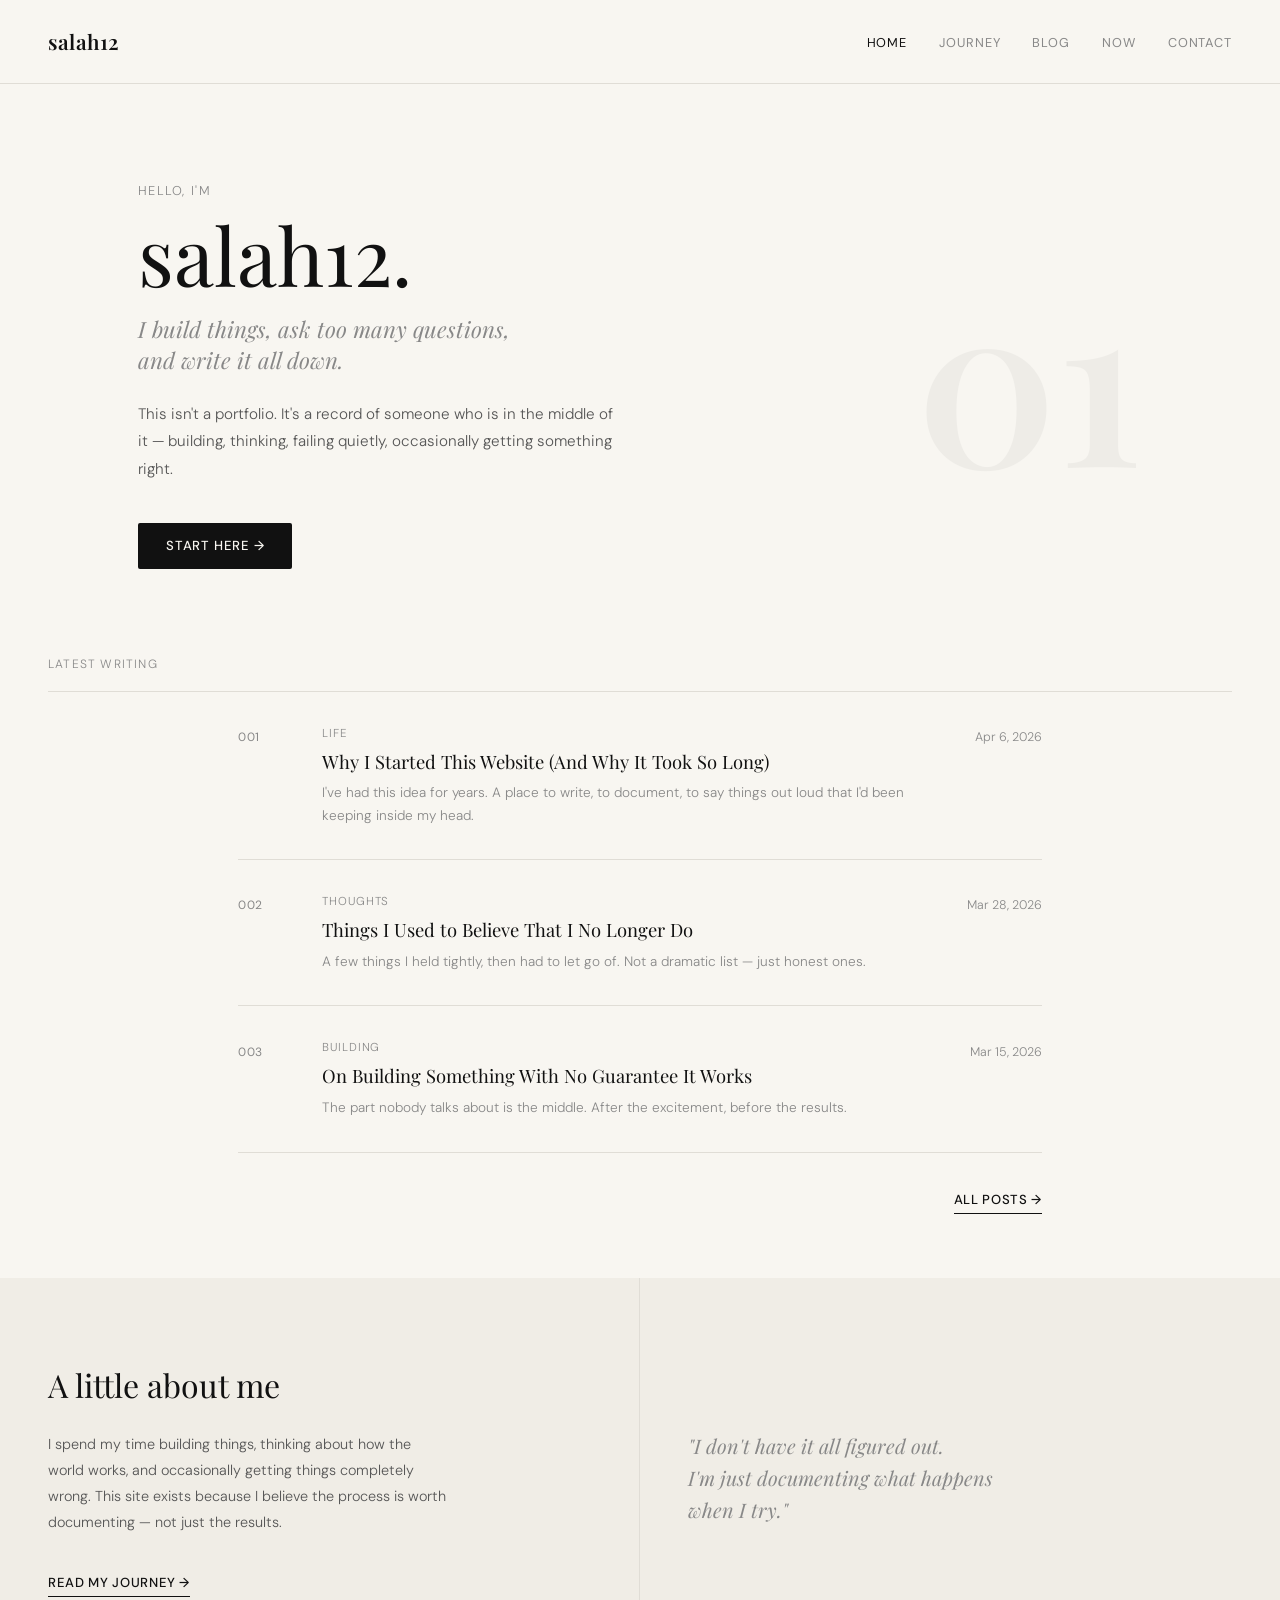
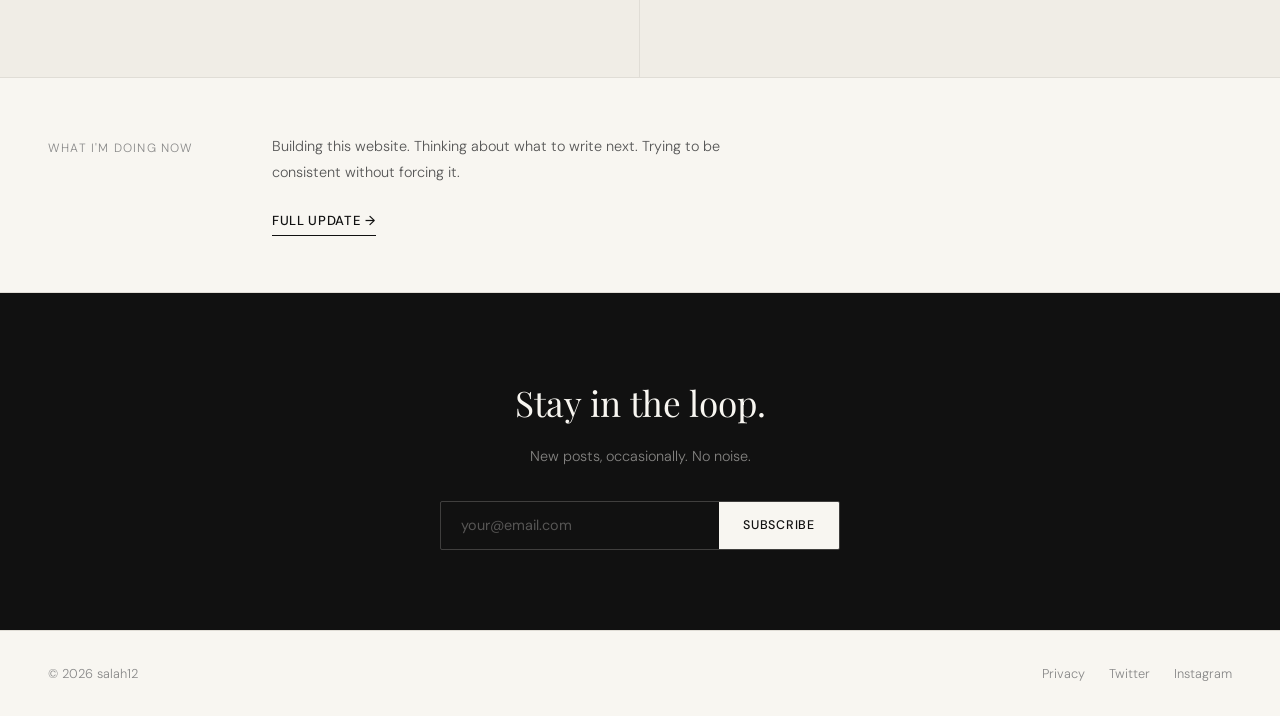
<file: salah12-site/index.html>
<!DOCTYPE html>
<html lang="en">
<head>
<meta charset="UTF-8">
<meta name="viewport" content="width=device-width, initial-scale=1.0">
<title>salah12 — Home</title>
<meta name="description" content="I build things, think out loud, and write it all down.">
<link href="https://fonts.googleapis.com/css2?family=Playfair+Display:ital,wght@0,400;0,600;1,400&family=DM+Sans:wght@300;400;500&display=swap" rel="stylesheet">
<link rel="stylesheet" href="style.css">
</head>
<body>

<nav>
  <div class="nav-logo"><a href="index.html">salah12</a></div>
  <ul class="nav-links">
    <li><a href="index.html" class="active">Home</a></li>
    <li><a href="journey.html">Journey</a></li>
    <li><a href="blog.html">Blog</a></li>
    <li><a href="now.html">Now</a></li>
    <li><a href="contact.html">Contact</a></li>
  </ul>
</nav>

<section class="hero">
  <div class="hero-inner">
    <p class="hero-eyebrow">Hello, I'm</p>
    <h1 class="hero-title">salah12.</h1>
    <p class="hero-sub">I build things, ask too many questions,<br>and write it all down.</p>
    <p class="hero-body">This isn't a portfolio. It's a record of someone who is in the middle of it — building, thinking, failing quietly, occasionally getting something right.</p>
    <a href="journey.html" class="btn">Start here →</a>
  </div>
  <div class="hero-deco">
    <div class="deco-number">01</div>
  </div>
</section>

<section class="section-divider">
  <span>Latest writing</span>
</section>

<section class="posts-home">
  <div class="post-row">
    <div class="post-num">001</div>
    <div class="post-info">
      <span class="post-cat">Life</span>
      <a href="post.html" class="post-title-link">Why I Started This Website (And Why It Took So Long)</a>
      <p class="post-excerpt">I've had this idea for years. A place to write, to document, to say things out loud that I'd been keeping inside my head.</p>
    </div>
    <div class="post-date">Apr 6, 2026</div>
  </div>
  <div class="post-row">
    <div class="post-num">002</div>
    <div class="post-info">
      <span class="post-cat">Thoughts</span>
      <a href="blog.html" class="post-title-link">Things I Used to Believe That I No Longer Do</a>
      <p class="post-excerpt">A few things I held tightly, then had to let go of. Not a dramatic list — just honest ones.</p>
    </div>
    <div class="post-date">Mar 28, 2026</div>
  </div>
  <div class="post-row">
    <div class="post-num">003</div>
    <div class="post-info">
      <span class="post-cat">Building</span>
      <a href="blog.html" class="post-title-link">On Building Something With No Guarantee It Works</a>
      <p class="post-excerpt">The part nobody talks about is the middle. After the excitement, before the results.</p>
    </div>
    <div class="post-date">Mar 15, 2026</div>
  </div>
  <div class="posts-home-footer">
    <a href="blog.html" class="btn-ghost">All posts →</a>
  </div>
</section>

<section class="about-strip">
  <div class="about-strip-text">
    <h2>A little about me</h2>
    <p>I spend my time building things, thinking about how the world works, and occasionally getting things completely wrong. This site exists because I believe the process is worth documenting — not just the results.</p>
    <a href="journey.html" class="btn-ghost">Read my journey →</a>
  </div>
  <div class="about-strip-quote">
    <blockquote>"I don't have it all figured out.<br>I'm just documenting what happens<br>when I try."</blockquote>
  </div>
</section>

<section class="now-strip">
  <div class="now-label">What I'm doing now</div>
  <div class="now-content">
    <p>Building this website. Thinking about what to write next. Trying to be consistent without forcing it.</p>
    <a href="now.html" class="btn-ghost">Full update →</a>
  </div>
</section>

<div class="newsletter">
  <h2>Stay in the loop.</h2>
  <p>New posts, occasionally. No noise.</p>
  <div class="newsletter-form">
    <input type="email" placeholder="your@email.com">
    <button>Subscribe</button>
  </div>
</div>

<footer>
  <span>© 2026 salah12</span>
  <div class="footer-links">
    <a href="privacy.html">Privacy</a>
    <a href="#">Twitter</a>
    <a href="#">Instagram</a>
  </div>
</footer>

</body>
</html>
</file>
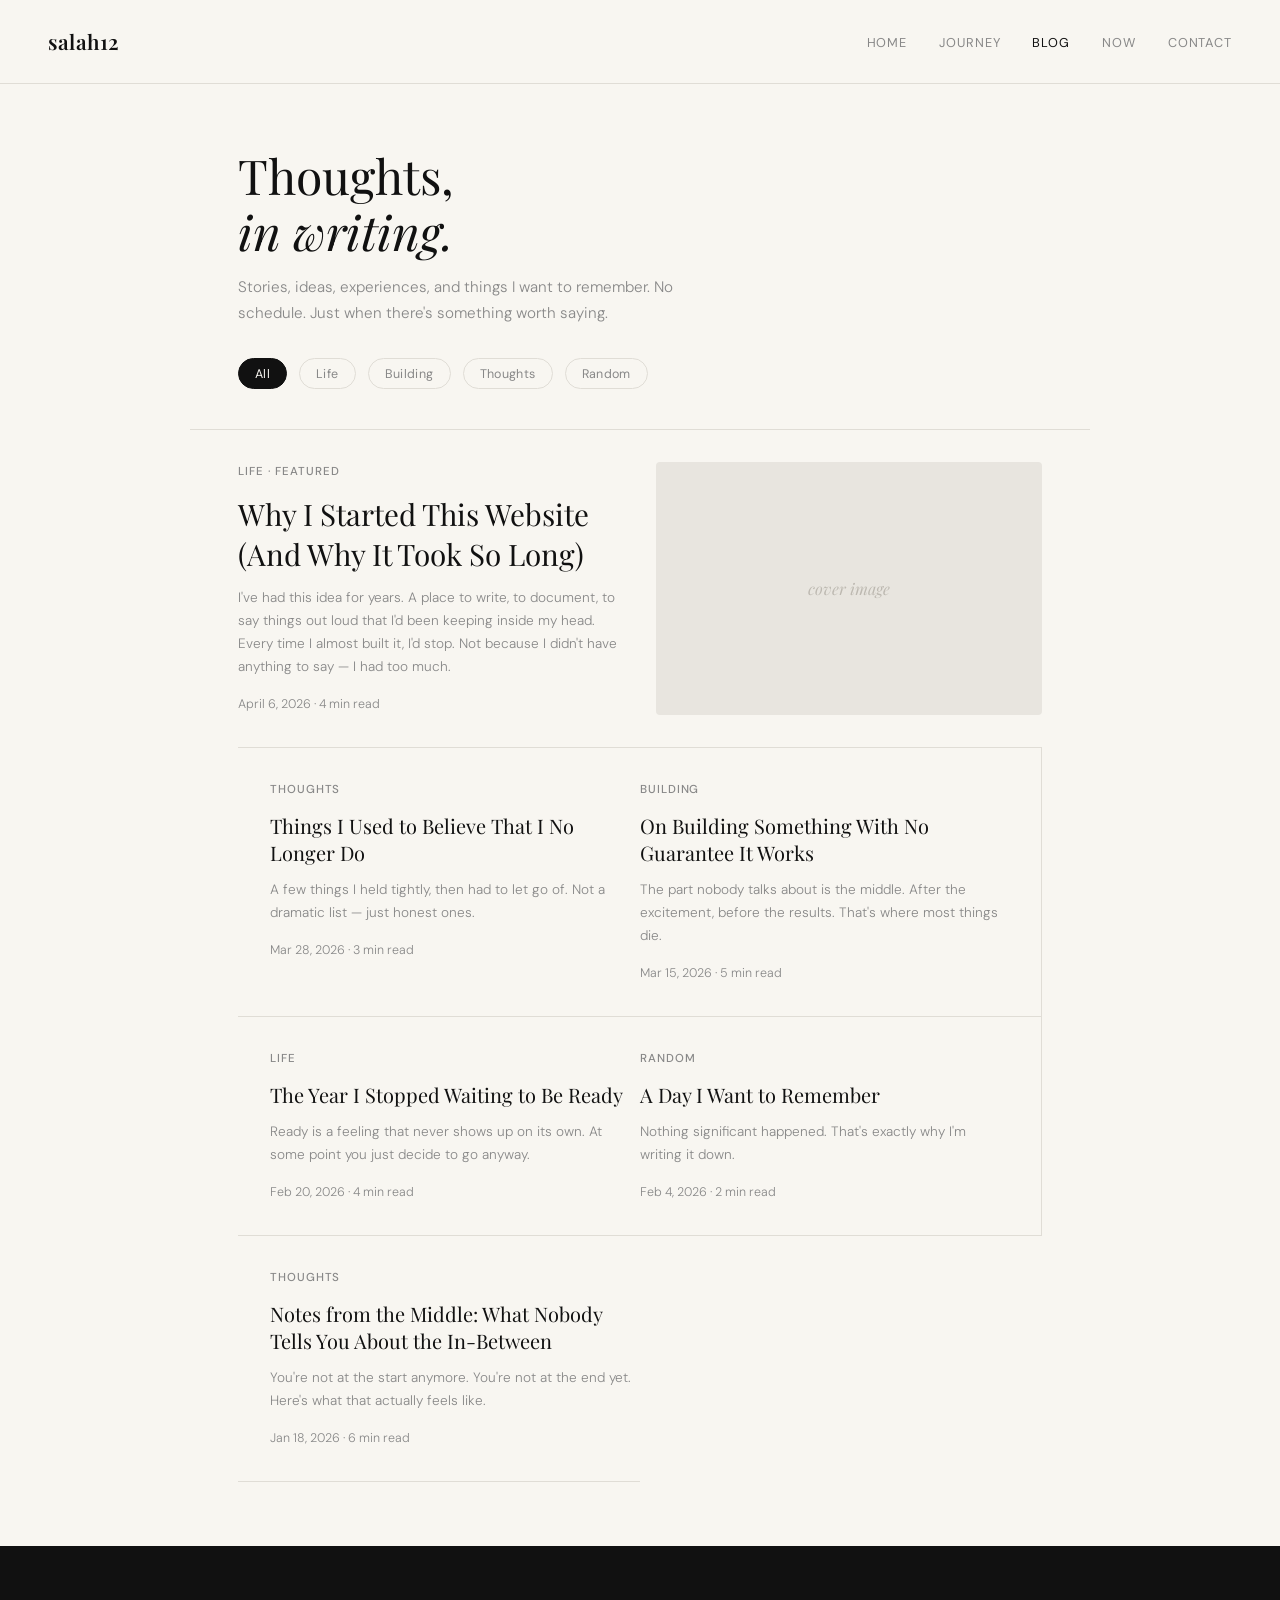
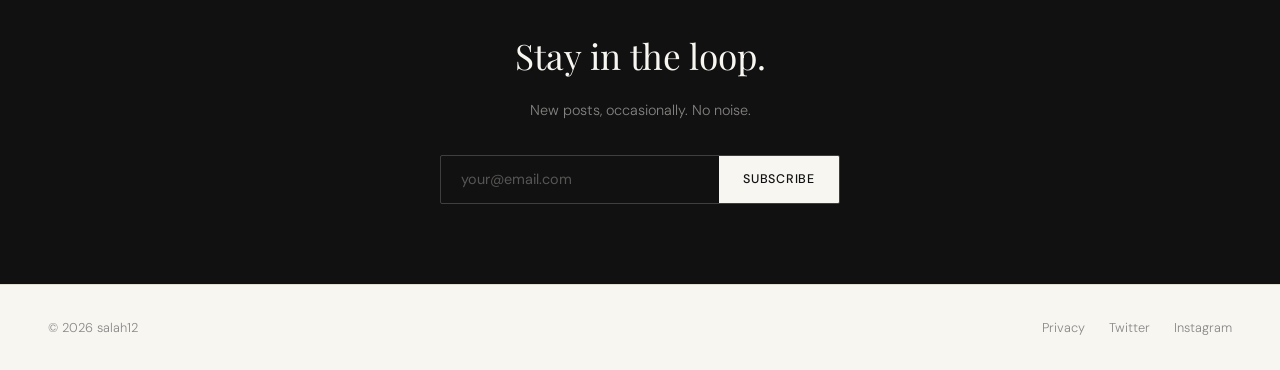
<file: salah12-site/blog.html>
<!DOCTYPE html>
<html lang="en">
<head>
<meta charset="UTF-8">
<meta name="viewport" content="width=device-width, initial-scale=1.0">
<title>salah12 — Blog</title>
<meta name="description" content="Stories, ideas, experiences, and things I want to remember.">
<link href="https://fonts.googleapis.com/css2?family=Playfair+Display:ital,wght@0,400;0,600;1,400&family=DM+Sans:wght@300;400;500&display=swap" rel="stylesheet">
<link rel="stylesheet" href="style.css">
</head>
<body>

<nav>
  <div class="nav-logo"><a href="index.html">salah12</a></div>
  <ul class="nav-links">
    <li><a href="index.html">Home</a></li>
    <li><a href="journey.html">Journey</a></li>
    <li><a href="blog.html" class="active">Blog</a></li>
    <li><a href="now.html">Now</a></li>
    <li><a href="contact.html">Contact</a></li>
  </ul>
</nav>

<div class="blog-header">
  <h1>Thoughts,<br><em>in writing.</em></h1>
  <p>Stories, ideas, experiences, and things I want to remember. No schedule. Just when there's something worth saying.</p>
</div>

<div class="filter-bar" id="filters">
  <button class="tag active" data-filter="all">All</button>
  <button class="tag" data-filter="life">Life</button>
  <button class="tag" data-filter="building">Building</button>
  <button class="tag" data-filter="thoughts">Thoughts</button>
  <button class="tag" data-filter="random">Random</button>
</div>

<div class="posts-grid" id="posts">

  <div class="post-card featured" data-category="life">
    <div class="post-content">
      <div class="post-tag-label">Life · Featured</div>
      <div class="card-title">Why I Started This Website (And Why It Took So Long)</div>
      <div class="card-excerpt">I've had this idea for years. A place to write, to document, to say things out loud that I'd been keeping inside my head. Every time I almost built it, I'd stop. Not because I didn't have anything to say — I had too much.</div>
      <div class="card-meta">April 6, 2026 · 4 min read</div>
    </div>
    <a href="post.html" class="post-image" style="text-decoration:none">
      <span class="img-label">cover image</span>
    </a>
  </div>

  <div class="post-card" data-category="thoughts" onclick="location.href='post.html'">
    <div class="post-tag-label">Thoughts</div>
    <div class="card-title">Things I Used to Believe That I No Longer Do</div>
    <div class="card-excerpt">A few things I held tightly, then had to let go of. Not a dramatic list — just honest ones.</div>
    <div class="card-meta">Mar 28, 2026 · 3 min read</div>
  </div>

  <div class="post-card" data-category="building" onclick="location.href='post.html'">
    <div class="post-tag-label">Building</div>
    <div class="card-title">On Building Something With No Guarantee It Works</div>
    <div class="card-excerpt">The part nobody talks about is the middle. After the excitement, before the results. That's where most things die.</div>
    <div class="card-meta">Mar 15, 2026 · 5 min read</div>
  </div>

  <div class="post-card" data-category="life" onclick="location.href='post.html'">
    <div class="post-tag-label">Life</div>
    <div class="card-title">The Year I Stopped Waiting to Be Ready</div>
    <div class="card-excerpt">Ready is a feeling that never shows up on its own. At some point you just decide to go anyway.</div>
    <div class="card-meta">Feb 20, 2026 · 4 min read</div>
  </div>

  <div class="post-card" data-category="random" onclick="location.href='post.html'">
    <div class="post-tag-label">Random</div>
    <div class="card-title">A Day I Want to Remember</div>
    <div class="card-excerpt">Nothing significant happened. That's exactly why I'm writing it down.</div>
    <div class="card-meta">Feb 4, 2026 · 2 min read</div>
  </div>

  <div class="post-card" data-category="thoughts" onclick="location.href='post.html'">
    <div class="post-tag-label">Thoughts</div>
    <div class="card-title">Notes from the Middle: What Nobody Tells You About the In-Between</div>
    <div class="card-excerpt">You're not at the start anymore. You're not at the end yet. Here's what that actually feels like.</div>
    <div class="card-meta">Jan 18, 2026 · 6 min read</div>
  </div>

</div>

<div class="newsletter">
  <h2>Stay in the loop.</h2>
  <p>New posts, occasionally. No noise.</p>
  <div class="newsletter-form">
    <input type="email" placeholder="your@email.com">
    <button>Subscribe</button>
  </div>
</div>

<footer>
  <span>© 2026 salah12</span>
  <div class="footer-links">
    <a href="privacy.html">Privacy</a>
    <a href="#">Twitter</a>
    <a href="#">Instagram</a>
  </div>
</footer>

<script>
const filters=document.querySelectorAll('.tag');
const posts=document.querySelectorAll('.post-card');
filters.forEach(btn=>{
  btn.addEventListener('click',()=>{
    filters.forEach(b=>b.classList.remove('active'));
    btn.classList.add('active');
    const f=btn.dataset.filter;
    posts.forEach(p=>{
      if(f==='all'||p.dataset.category===f){p.classList.remove('hidden')}
      else{p.classList.add('hidden')}
    });
  });
});
</script>
</body>
</html>
</file>
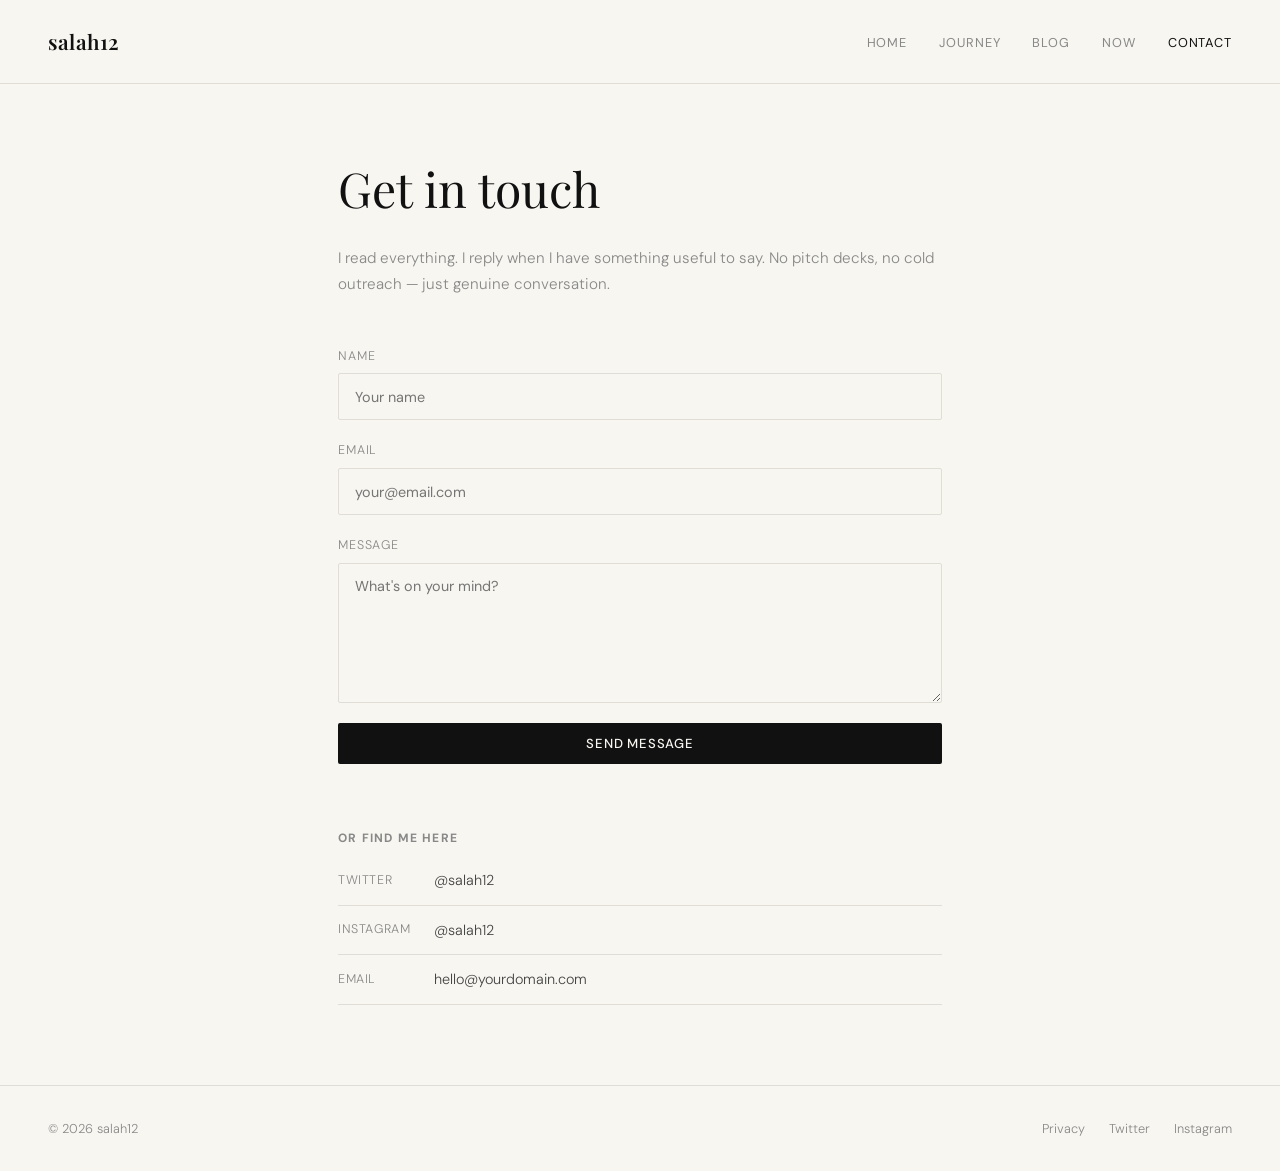
<file: salah12-site/contact.html>
<!DOCTYPE html>
<html lang="en">
<head>
<meta charset="UTF-8">
<meta name="viewport" content="width=device-width, initial-scale=1.0">
<title>salah12 — Contact</title>
<meta name="description" content="Get in touch.">
<link href="https://fonts.googleapis.com/css2?family=Playfair+Display:ital,wght@0,400;0,600;1,400&family=DM+Sans:wght@300;400;500&display=swap" rel="stylesheet">
<link rel="stylesheet" href="style.css">
</head>
<body>

<nav>
  <div class="nav-logo"><a href="index.html">salah12</a></div>
  <ul class="nav-links">
    <li><a href="index.html">Home</a></li>
    <li><a href="journey.html">Journey</a></li>
    <li><a href="blog.html">Blog</a></li>
    <li><a href="now.html">Now</a></li>
    <li><a href="contact.html" class="active">Contact</a></li>
  </ul>
</nav>

<div class="contact-page">
  <h1>Get in touch</h1>
  <p>I read everything. I reply when I have something useful to say. No pitch decks, no cold outreach — just genuine conversation.</p>

  <form class="contact-form" action="https://formspree.io/f/YOUR_FORM_ID" method="POST">
    <div class="form-group">
      <label for="name">Name</label>
      <input type="text" id="name" name="name" placeholder="Your name" required>
    </div>
    <div class="form-group">
      <label for="email">Email</label>
      <input type="email" id="email" name="email" placeholder="your@email.com" required>
    </div>
    <div class="form-group">
      <label for="message">Message</label>
      <textarea id="message" name="message" placeholder="What's on your mind?" required></textarea>
    </div>
    <button type="submit" class="btn">Send message</button>
  </form>

  <div class="socials-section">
    <h2>Or find me here</h2>
    <div class="social-links">
      <a href="#" class="social-link">
        <span>Twitter</span>
        @salah12
      </a>
      <a href="#" class="social-link">
        <span>Instagram</span>
        @salah12
      </a>
      <a href="mailto:hello@yourdomain.com" class="social-link">
        <span>Email</span>
        hello@yourdomain.com
      </a>
    </div>
  </div>
</div>

<footer>
  <span>© 2026 salah12</span>
  <div class="footer-links">
    <a href="privacy.html">Privacy</a>
    <a href="#">Twitter</a>
    <a href="#">Instagram</a>
  </div>
</footer>

</body>
</html>
</file>
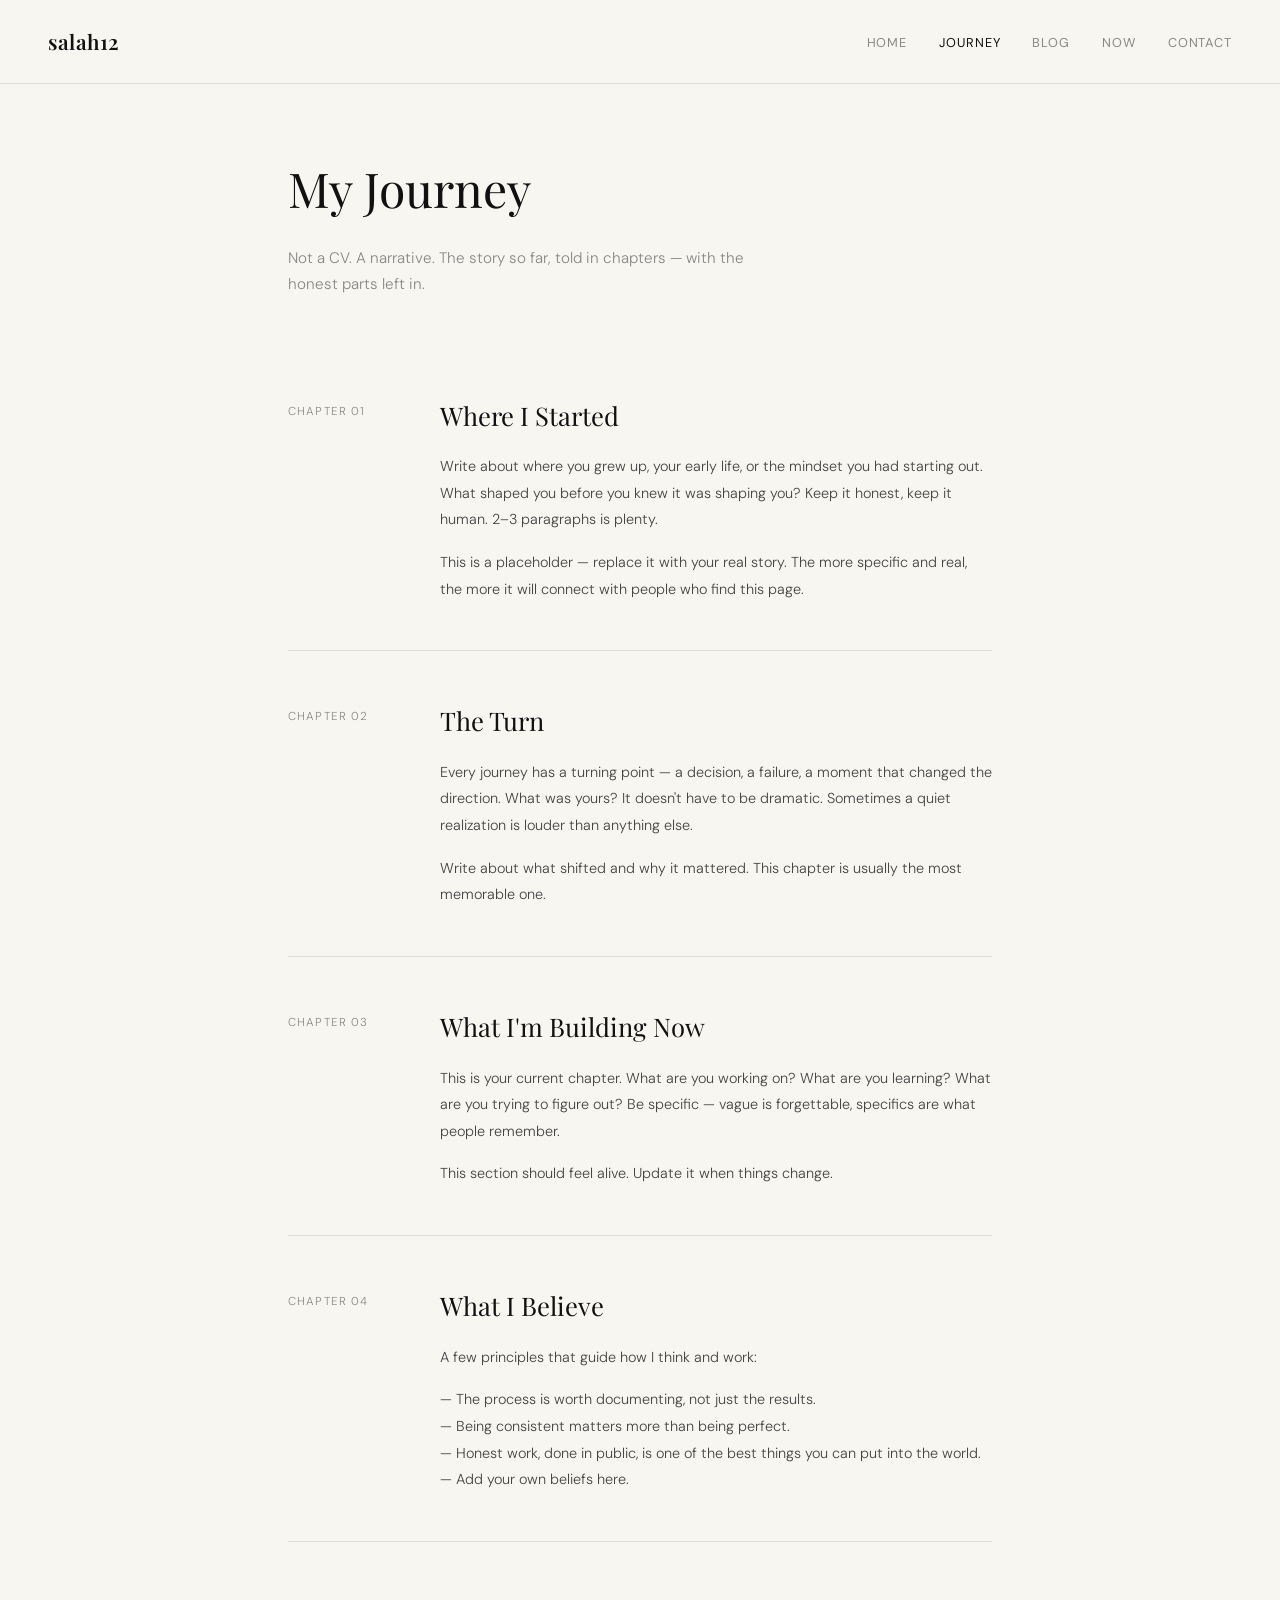
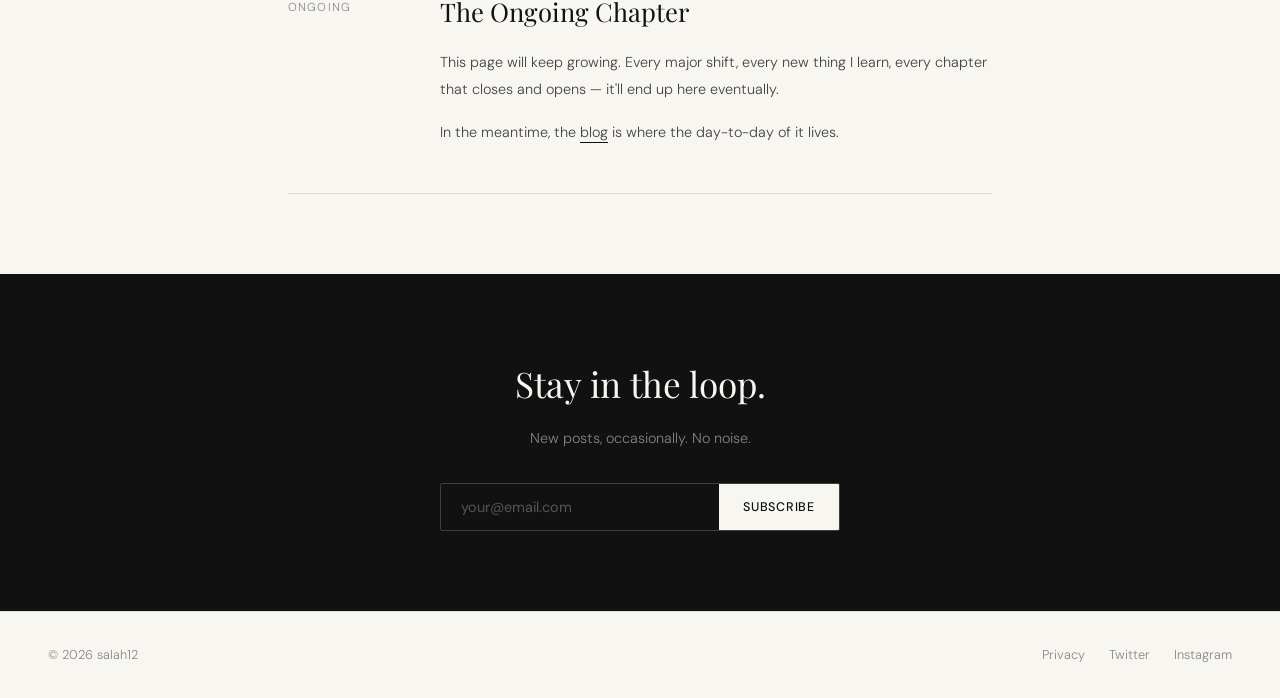
<file: salah12-site/journey.html>
<!DOCTYPE html>
<html lang="en">
<head>
<meta charset="UTF-8">
<meta name="viewport" content="width=device-width, initial-scale=1.0">
<title>salah12 — My Journey</title>
<meta name="description" content="The story so far — in chapters.">
<link href="https://fonts.googleapis.com/css2?family=Playfair+Display:ital,wght@0,400;0,600;1,400&family=DM+Sans:wght@300;400;500&display=swap" rel="stylesheet">
<link rel="stylesheet" href="style.css">
</head>
<body>

<nav>
  <div class="nav-logo"><a href="index.html">salah12</a></div>
  <ul class="nav-links">
    <li><a href="index.html">Home</a></li>
    <li><a href="journey.html" class="active">Journey</a></li>
    <li><a href="blog.html">Blog</a></li>
    <li><a href="now.html">Now</a></li>
    <li><a href="contact.html">Contact</a></li>
  </ul>
</nav>

<div class="page-header">
  <h1>My Journey</h1>
  <p>Not a CV. A narrative. The story so far, told in chapters — with the honest parts left in.</p>
</div>

<div class="timeline">

  <div class="chapter">
    <div class="chapter-num">Chapter 01</div>
    <div class="chapter-body">
      <h2>Where I Started</h2>
      <p>Write about where you grew up, your early life, or the mindset you had starting out. What shaped you before you knew it was shaping you? Keep it honest, keep it human. 2–3 paragraphs is plenty.</p>
      <p>This is a placeholder — replace it with your real story. The more specific and real, the more it will connect with people who find this page.</p>
    </div>
  </div>

  <div class="chapter">
    <div class="chapter-num">Chapter 02</div>
    <div class="chapter-body">
      <h2>The Turn</h2>
      <p>Every journey has a turning point — a decision, a failure, a moment that changed the direction. What was yours? It doesn't have to be dramatic. Sometimes a quiet realization is louder than anything else.</p>
      <p>Write about what shifted and why it mattered. This chapter is usually the most memorable one.</p>
    </div>
  </div>

  <div class="chapter">
    <div class="chapter-num">Chapter 03</div>
    <div class="chapter-body">
      <h2>What I'm Building Now</h2>
      <p>This is your current chapter. What are you working on? What are you learning? What are you trying to figure out? Be specific — vague is forgettable, specifics are what people remember.</p>
      <p>This section should feel alive. Update it when things change.</p>
    </div>
  </div>

  <div class="chapter">
    <div class="chapter-num">Chapter 04</div>
    <div class="chapter-body">
      <h2>What I Believe</h2>
      <p>A few principles that guide how I think and work:</p>
      <p>— The process is worth documenting, not just the results.<br>
      — Being consistent matters more than being perfect.<br>
      — Honest work, done in public, is one of the best things you can put into the world.<br>
      — Add your own beliefs here.</p>
    </div>
  </div>

  <div class="chapter">
    <div class="chapter-num">Ongoing</div>
    <div class="chapter-body">
      <h2>The Ongoing Chapter</h2>
      <p>This page will keep growing. Every major shift, every new thing I learn, every chapter that closes and opens — it'll end up here eventually.</p>
      <p>In the meantime, the <a href="blog.html" style="border-bottom:1px solid #111;padding-bottom:1px">blog</a> is where the day-to-day of it lives.</p>
    </div>
  </div>

</div>

<div class="newsletter">
  <h2>Stay in the loop.</h2>
  <p>New posts, occasionally. No noise.</p>
  <div class="newsletter-form">
    <input type="email" placeholder="your@email.com">
    <button>Subscribe</button>
  </div>
</div>

<footer>
  <span>© 2026 salah12</span>
  <div class="footer-links">
    <a href="privacy.html">Privacy</a>
    <a href="#">Twitter</a>
    <a href="#">Instagram</a>
  </div>
</footer>

</body>
</html>
</file>
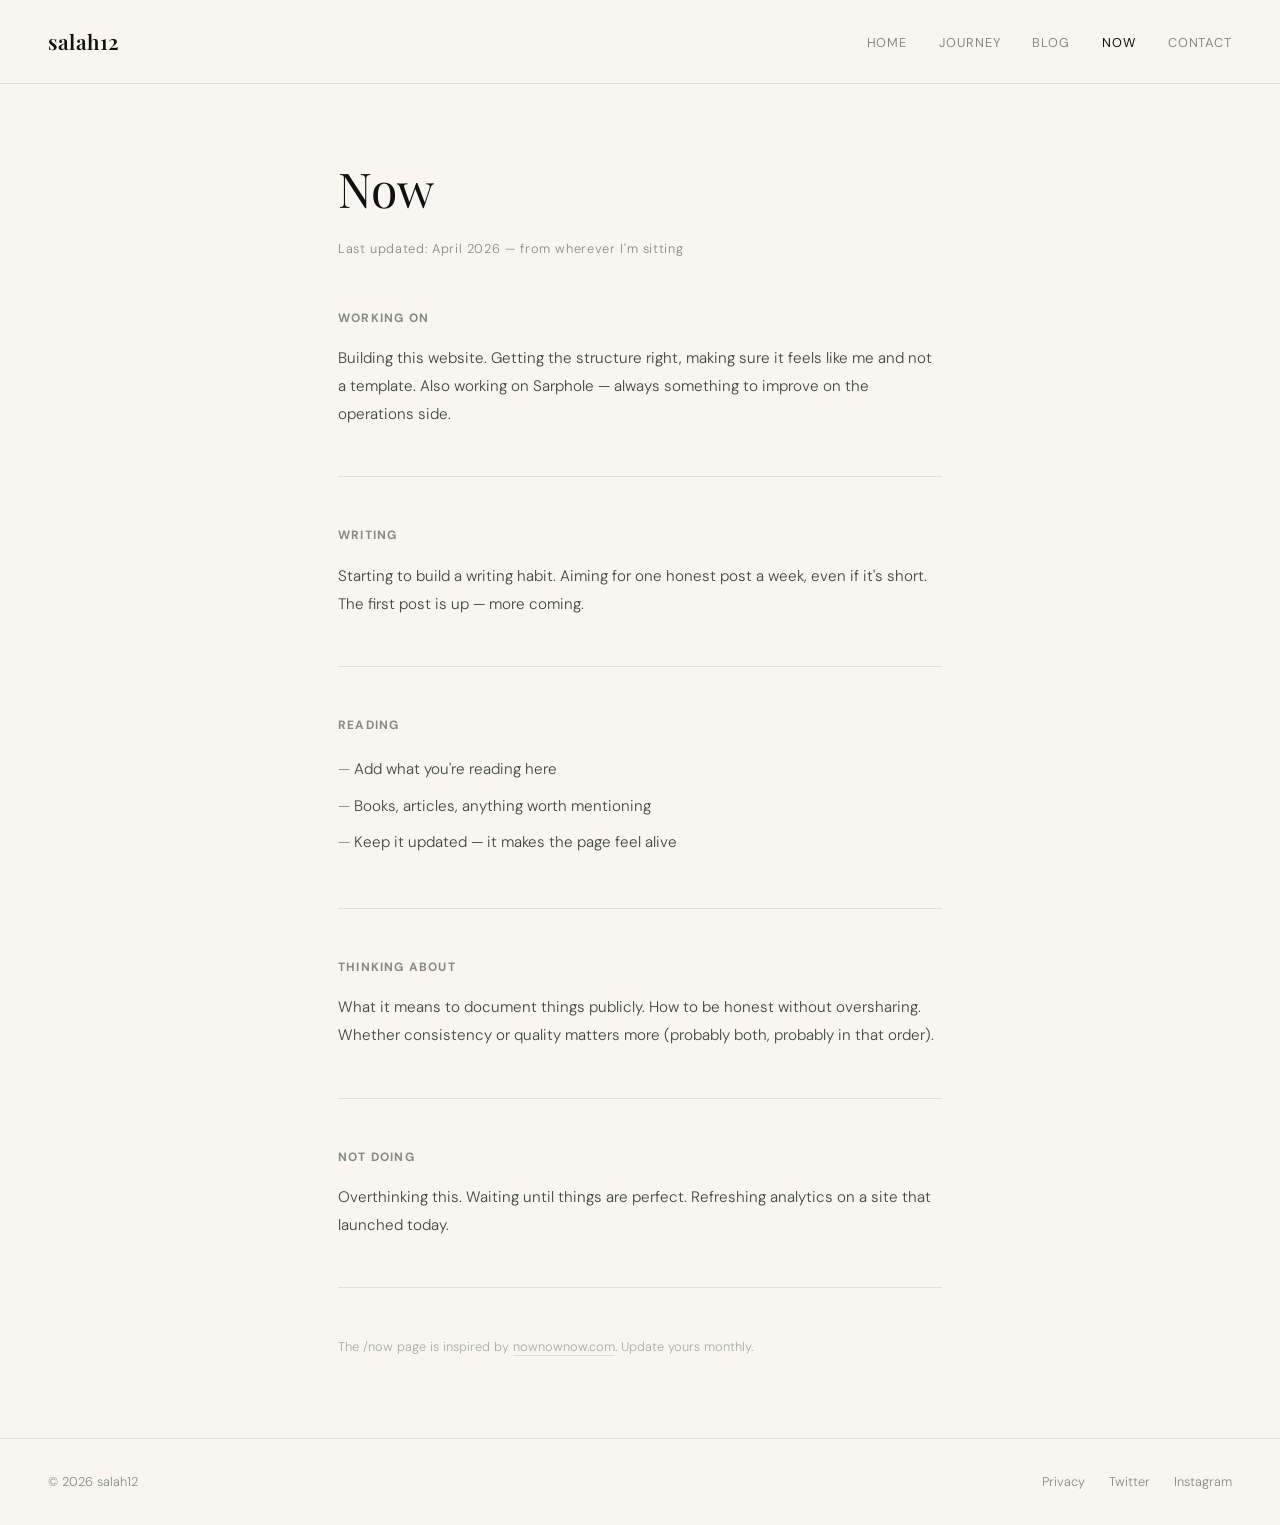
<file: salah12-site/now.html>
<!DOCTYPE html>
<html lang="en">
<head>
<meta charset="UTF-8">
<meta name="viewport" content="width=device-width, initial-scale=1.0">
<title>salah12 — Now</title>
<meta name="description" content="What I'm focused on right now.">
<link href="https://fonts.googleapis.com/css2?family=Playfair+Display:ital,wght@0,400;0,600;1,400&family=DM+Sans:wght@300;400;500&display=swap" rel="stylesheet">
<link rel="stylesheet" href="style.css">
</head>
<body>

<nav>
  <div class="nav-logo"><a href="index.html">salah12</a></div>
  <ul class="nav-links">
    <li><a href="index.html">Home</a></li>
    <li><a href="journey.html">Journey</a></li>
    <li><a href="blog.html">Blog</a></li>
    <li><a href="now.html" class="active">Now</a></li>
    <li><a href="contact.html">Contact</a></li>
  </ul>
</nav>

<div class="now-page">
  <h1>Now</h1>
  <p class="updated">Last updated: April 2026 — from wherever I'm sitting</p>

  <div class="now-section">
    <h2>Working on</h2>
    <p>Building this website. Getting the structure right, making sure it feels like me and not a template. Also working on Sarphole — always something to improve on the operations side.</p>
  </div>

  <div class="now-section">
    <h2>Writing</h2>
    <p>Starting to build a writing habit. Aiming for one honest post a week, even if it's short. The first post is up — more coming.</p>
  </div>

  <div class="now-section">
    <h2>Reading</h2>
    <ul>
      <li>Add what you're reading here</li>
      <li>Books, articles, anything worth mentioning</li>
      <li>Keep it updated — it makes the page feel alive</li>
    </ul>
  </div>

  <div class="now-section">
    <h2>Thinking about</h2>
    <p>What it means to document things publicly. How to be honest without oversharing. Whether consistency or quality matters more (probably both, probably in that order).</p>
  </div>

  <div class="now-section">
    <h2>Not doing</h2>
    <p>Overthinking this. Waiting until things are perfect. Refreshing analytics on a site that launched today.</p>
  </div>

  <p style="font-size:0.8rem;color:#aaa;margin-top:3rem">The /now page is inspired by <a href="https://nownownow.com" target="_blank" style="color:#aaa;border-bottom:1px solid #ddd">nownownow.com</a>. Update yours monthly.</p>
</div>

<footer>
  <span>© 2026 salah12</span>
  <div class="footer-links">
    <a href="privacy.html">Privacy</a>
    <a href="#">Twitter</a>
    <a href="#">Instagram</a>
  </div>
</footer>

</body>
</html>
</file>
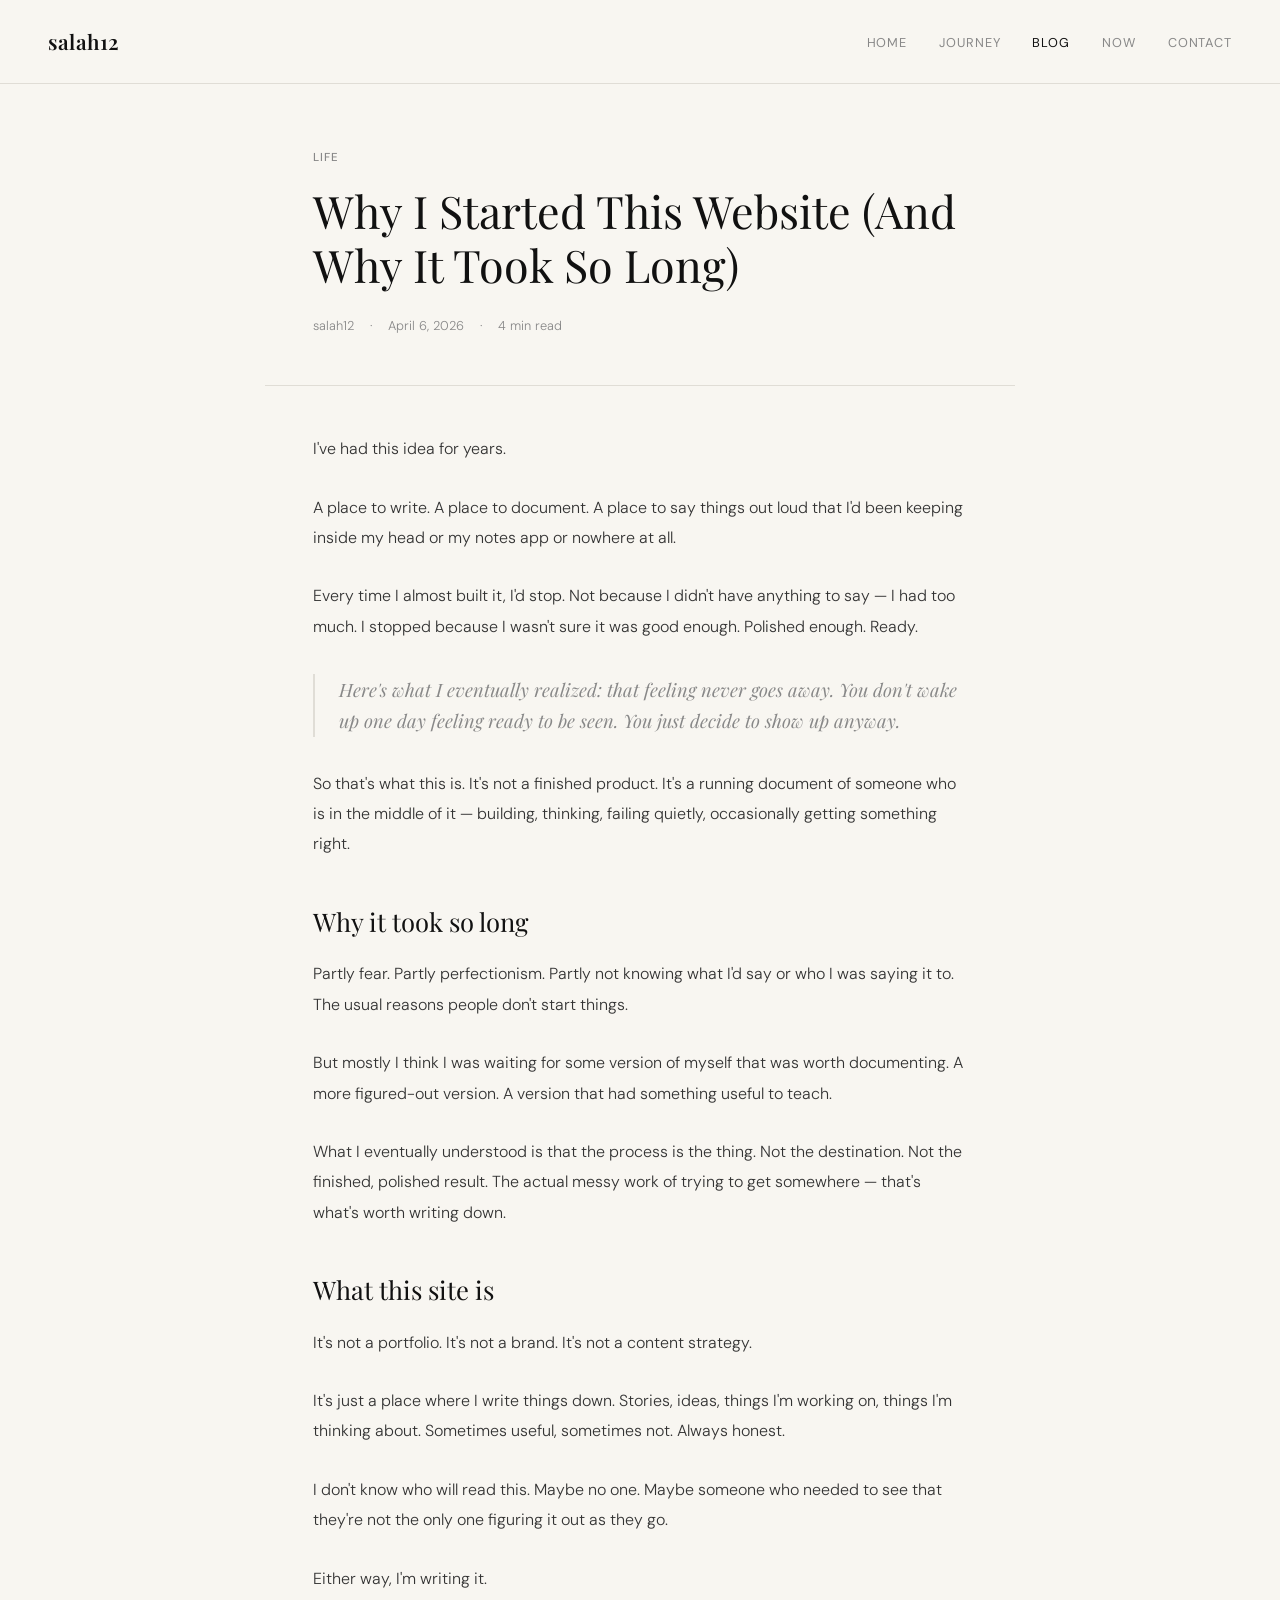
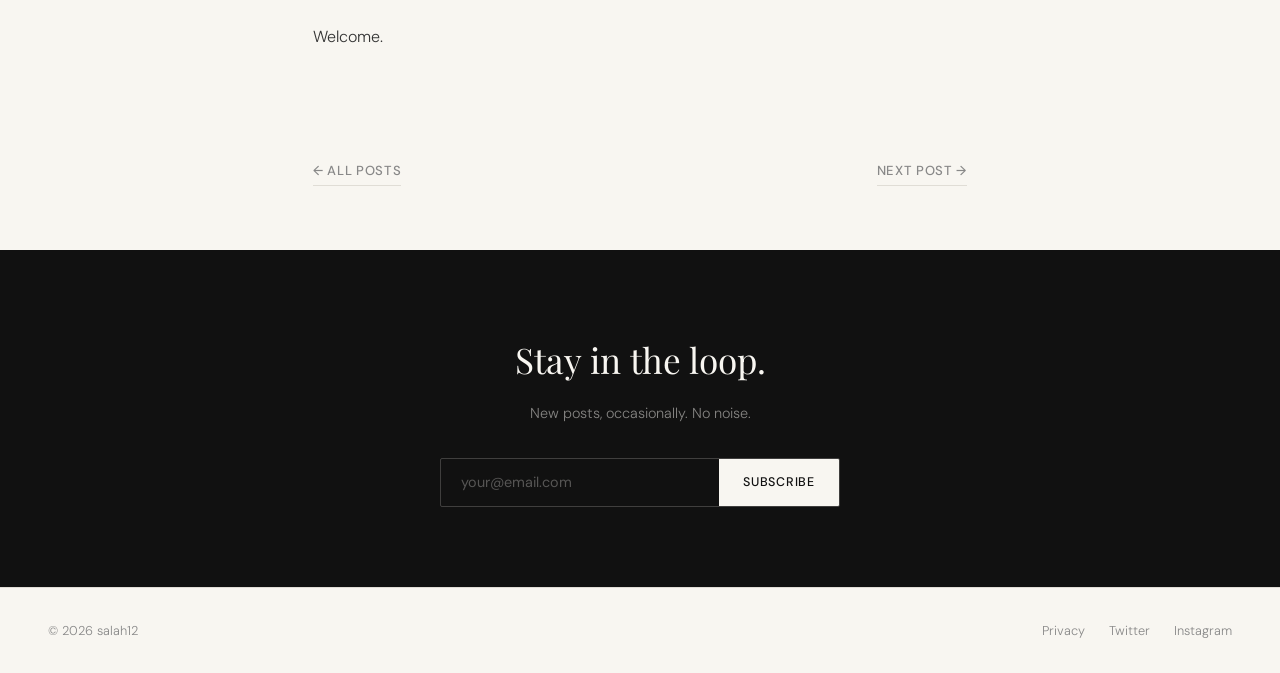
<file: salah12-site/post.html>
<!DOCTYPE html>
<html lang="en">
<head>
<meta charset="UTF-8">
<meta name="viewport" content="width=device-width, initial-scale=1.0">
<title>Why I Started This Website — salah12</title>
<meta name="description" content="I've had this idea for years. A place to write, to document.">
<link href="https://fonts.googleapis.com/css2?family=Playfair+Display:ital,wght@0,400;0,600;1,400&family=DM+Sans:wght@300;400;500&display=swap" rel="stylesheet">
<link rel="stylesheet" href="style.css">
</head>
<body>

<nav>
  <div class="nav-logo"><a href="index.html">salah12</a></div>
  <ul class="nav-links">
    <li><a href="index.html">Home</a></li>
    <li><a href="journey.html">Journey</a></li>
    <li><a href="blog.html" class="active">Blog</a></li>
    <li><a href="now.html">Now</a></li>
    <li><a href="contact.html">Contact</a></li>
  </ul>
</nav>

<div class="post-hero">
  <div class="post-tag-label">Life</div>
  <h1>Why I Started This Website (And Why It Took So Long)</h1>
  <div class="post-hero-meta">
    <span>salah12</span>
    <span>·</span>
    <span>April 6, 2026</span>
    <span>·</span>
    <span>4 min read</span>
  </div>
</div>

<div class="post-body">
  <p>I've had this idea for years.</p>

  <p>A place to write. A place to document. A place to say things out loud that I'd been keeping inside my head or my notes app or nowhere at all.</p>

  <p>Every time I almost built it, I'd stop. Not because I didn't have anything to say — I had too much. I stopped because I wasn't sure it was good enough. Polished enough. Ready.</p>

  <blockquote>Here's what I eventually realized: that feeling never goes away. You don't wake up one day feeling ready to be seen. You just decide to show up anyway.</blockquote>

  <p>So that's what this is. It's not a finished product. It's a running document of someone who is in the middle of it — building, thinking, failing quietly, occasionally getting something right.</p>

  <h2>Why it took so long</h2>

  <p>Partly fear. Partly perfectionism. Partly not knowing what I'd say or who I was saying it to. The usual reasons people don't start things.</p>

  <p>But mostly I think I was waiting for some version of myself that was worth documenting. A more figured-out version. A version that had something useful to teach.</p>

  <p>What I eventually understood is that the process is the thing. Not the destination. Not the finished, polished result. The actual messy work of trying to get somewhere — that's what's worth writing down.</p>

  <h2>What this site is</h2>

  <p>It's not a portfolio. It's not a brand. It's not a content strategy.</p>

  <p>It's just a place where I write things down. Stories, ideas, things I'm working on, things I'm thinking about. Sometimes useful, sometimes not. Always honest.</p>

  <p>I don't know who will read this. Maybe no one. Maybe someone who needed to see that they're not the only one figuring it out as they go.</p>

  <p>Either way, I'm writing it.</p>

  <p>Welcome.</p>
</div>

<div class="post-nav">
  <a href="blog.html">← All posts</a>
  <a href="blog.html">Next post →</a>
</div>

<div class="newsletter">
  <h2>Stay in the loop.</h2>
  <p>New posts, occasionally. No noise.</p>
  <div class="newsletter-form">
    <input type="email" placeholder="your@email.com">
    <button>Subscribe</button>
  </div>
</div>

<footer>
  <span>© 2026 salah12</span>
  <div class="footer-links">
    <a href="privacy.html">Privacy</a>
    <a href="#">Twitter</a>
    <a href="#">Instagram</a>
  </div>
</footer>

</body>
</html>
</file>
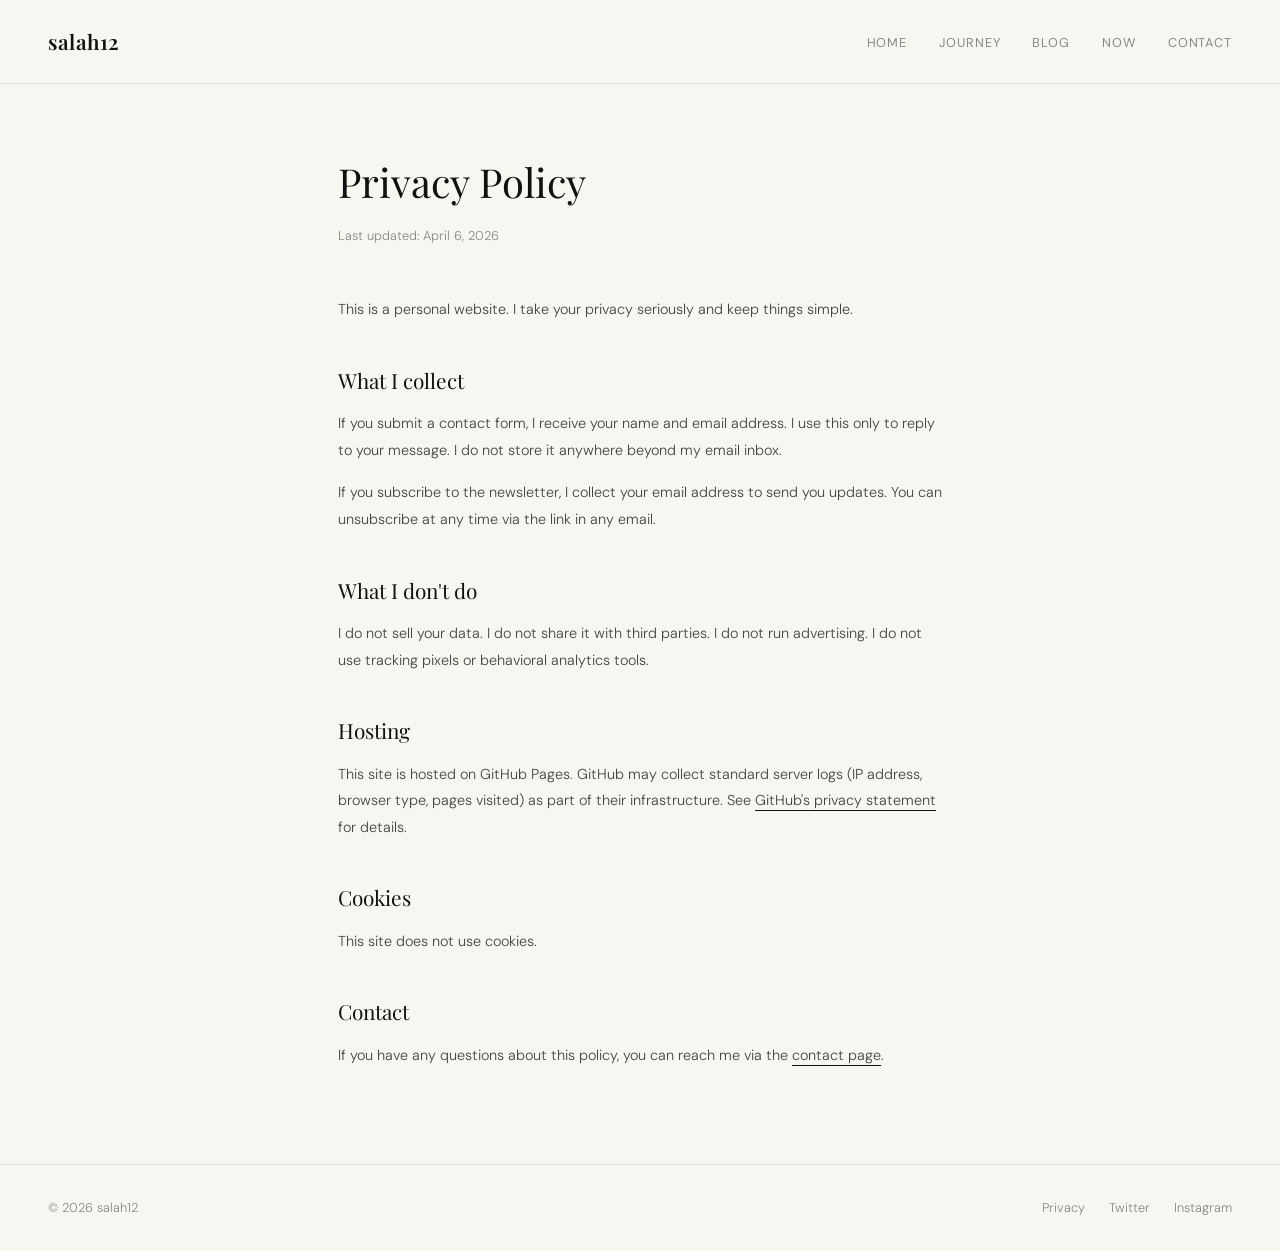
<file: salah12-site/privacy.html>
<!DOCTYPE html>
<html lang="en">
<head>
<meta charset="UTF-8">
<meta name="viewport" content="width=device-width, initial-scale=1.0">
<title>salah12 — Privacy Policy</title>
<link href="https://fonts.googleapis.com/css2?family=Playfair+Display:ital,wght@0,400;0,600;1,400&family=DM+Sans:wght@300;400;500&display=swap" rel="stylesheet">
<link rel="stylesheet" href="style.css">
</head>
<body>

<nav>
  <div class="nav-logo"><a href="index.html">salah12</a></div>
  <ul class="nav-links">
    <li><a href="index.html">Home</a></li>
    <li><a href="journey.html">Journey</a></li>
    <li><a href="blog.html">Blog</a></li>
    <li><a href="now.html">Now</a></li>
    <li><a href="contact.html">Contact</a></li>
  </ul>
</nav>

<div class="privacy-page">
  <h1>Privacy Policy</h1>
  <p class="updated">Last updated: April 6, 2026</p>

  <p>This is a personal website. I take your privacy seriously and keep things simple.</p>

  <h2>What I collect</h2>
  <p>If you submit a contact form, I receive your name and email address. I use this only to reply to your message. I do not store it anywhere beyond my email inbox.</p>
  <p>If you subscribe to the newsletter, I collect your email address to send you updates. You can unsubscribe at any time via the link in any email.</p>

  <h2>What I don't do</h2>
  <p>I do not sell your data. I do not share it with third parties. I do not run advertising. I do not use tracking pixels or behavioral analytics tools.</p>

  <h2>Hosting</h2>
  <p>This site is hosted on GitHub Pages. GitHub may collect standard server logs (IP address, browser type, pages visited) as part of their infrastructure. See <a href="https://docs.github.com/en/site-policy/privacy-policies/github-privacy-statement" target="_blank" style="border-bottom:1px solid #111;padding-bottom:1px">GitHub's privacy statement</a> for details.</p>

  <h2>Cookies</h2>
  <p>This site does not use cookies.</p>

  <h2>Contact</h2>
  <p>If you have any questions about this policy, you can reach me via the <a href="contact.html" style="border-bottom:1px solid #111;padding-bottom:1px">contact page</a>.</p>
</div>

<footer>
  <span>© 2026 salah12</span>
  <div class="footer-links">
    <a href="privacy.html">Privacy</a>
    <a href="#">Twitter</a>
    <a href="#">Instagram</a>
  </div>
</footer>

</body>
</html>
</file>
<file: salah12-site/style.css>
/* ── Reset & Base ── */
*{margin:0;padding:0;box-sizing:border-box}
:root{
  --bg:#F8F6F1;
  --surface:#FFFFFF;
  --text:#111111;
  --muted:#888888;
  --border:#E0DDD6;
  --light-bg:#F0EDE6;
}
html{scroll-behavior:smooth}
body{background:var(--bg);color:var(--text);font-family:'DM Sans',sans-serif;font-weight:300;min-height:100vh;font-size:16px;line-height:1.7}
img{max-width:100%;display:block}
a{color:inherit;text-decoration:none}

/* ── Nav ── */
nav{display:flex;justify-content:space-between;align-items:center;padding:1.5rem 3rem;border-bottom:1px solid var(--border);background:var(--bg);position:sticky;top:0;z-index:100}
.nav-logo a{font-family:'Playfair Display',serif;font-size:1.3rem;font-weight:600;letter-spacing:0.01em;color:var(--text)}
.nav-links{display:flex;gap:2rem;list-style:none}
.nav-links a{text-decoration:none;color:var(--muted);font-size:0.8rem;font-weight:400;letter-spacing:0.07em;text-transform:uppercase;transition:color 0.2s}
.nav-links a:hover,.nav-links a.active{color:var(--text)}

/* ── Buttons ── */
.btn{display:inline-block;padding:0.75rem 1.75rem;background:var(--text);color:var(--bg);font-family:'DM Sans',sans-serif;font-size:0.82rem;font-weight:500;letter-spacing:0.06em;text-transform:uppercase;border:none;cursor:pointer;transition:opacity 0.2s;border-radius:2px}
.btn:hover{opacity:0.75}
.btn-ghost{display:inline-block;font-size:0.82rem;font-weight:500;letter-spacing:0.05em;text-transform:uppercase;color:var(--text);border-bottom:1px solid var(--text);padding-bottom:2px;transition:opacity 0.2s}
.btn-ghost:hover{opacity:0.5}

/* ── Hero ── */
.hero{display:grid;grid-template-columns:1fr auto;align-items:center;padding:6rem 3rem 5rem;max-width:1100px;margin:0 auto;gap:2rem}
.hero-eyebrow{font-size:0.8rem;letter-spacing:0.1em;text-transform:uppercase;color:var(--muted);margin-bottom:0.75rem}
.hero-title{font-family:'Playfair Display',serif;font-size:5rem;font-weight:400;line-height:1;margin-bottom:1.25rem}
.hero-sub{font-family:'Playfair Display',serif;font-size:1.4rem;font-style:italic;color:var(--muted);margin-bottom:1.5rem;line-height:1.4}
.hero-body{font-size:0.95rem;max-width:480px;color:#555;margin-bottom:2.5rem;line-height:1.8}
.hero-deco{opacity:0.04}
.deco-number{font-family:'Playfair Display',serif;font-size:14rem;font-weight:600;line-height:1;user-select:none}

/* ── Section Divider ── */
.section-divider{padding:0 3rem;margin-bottom:0}
.section-divider span{display:inline-block;font-size:0.75rem;letter-spacing:0.1em;text-transform:uppercase;color:var(--muted);border-bottom:1px solid var(--border);padding-bottom:1rem;width:100%}

/* ── Posts Home ── */
.posts-home{max-width:900px;margin:0 auto;padding:0 3rem 4rem}
.post-row{display:grid;grid-template-columns:60px 1fr 100px;gap:1.5rem;align-items:start;padding:2rem 0;border-bottom:1px solid var(--border)}
.post-num{font-size:0.75rem;color:var(--muted);letter-spacing:0.05em;padding-top:0.2rem;font-weight:400}
.post-cat{font-size:0.72rem;letter-spacing:0.08em;text-transform:uppercase;color:var(--muted);display:block;margin-bottom:0.4rem}
.post-title-link{font-family:'Playfair Display',serif;font-size:1.15rem;font-weight:400;display:block;margin-bottom:0.5rem;line-height:1.35;transition:opacity 0.2s}
.post-title-link:hover{opacity:0.55}
.post-excerpt{font-size:0.85rem;color:var(--muted);line-height:1.65}
.post-date{font-size:0.78rem;color:var(--muted);text-align:right;padding-top:0.2rem}
.posts-home-footer{padding:2rem 0 0;text-align:right}

/* ── About Strip ── */
.about-strip{display:grid;grid-template-columns:1fr 1fr;gap:0;background:var(--light-bg);margin:0}
.about-strip-text{padding:5rem 3rem;border-right:1px solid var(--border)}
.about-strip-text h2{font-family:'Playfair Display',serif;font-size:2rem;font-weight:400;margin-bottom:1.25rem}
.about-strip-text p{font-size:0.9rem;color:#555;line-height:1.8;margin-bottom:2rem;max-width:400px}
.about-strip-quote{padding:5rem 3rem;display:flex;align-items:center}
blockquote{font-family:'Playfair Display',serif;font-size:1.25rem;font-style:italic;line-height:1.6;color:var(--muted)}

/* ── Now Strip ── */
.now-strip{display:flex;align-items:flex-start;gap:4rem;padding:3.5rem 3rem;border-top:1px solid var(--border);border-bottom:1px solid var(--border)}
.now-label{font-size:0.75rem;letter-spacing:0.1em;text-transform:uppercase;color:var(--muted);min-width:160px;padding-top:0.2rem}
.now-content p{font-size:0.9rem;color:#555;line-height:1.8;margin-bottom:1.25rem;max-width:500px}

/* ── Newsletter ── */
.newsletter{background:var(--text);color:var(--bg);padding:5rem 3rem;text-align:center}
.newsletter h2{font-family:'Playfair Display',serif;font-size:2.2rem;font-weight:400;margin-bottom:0.75rem}
.newsletter p{color:rgba(248,246,241,0.5);font-size:0.9rem;margin-bottom:2rem}
.newsletter-form{display:flex;max-width:400px;margin:0 auto;border:1px solid rgba(248,246,241,0.2);border-radius:2px;overflow:hidden}
.newsletter-form input{flex:1;padding:0.9rem 1.25rem;background:transparent;border:none;color:var(--bg);font-family:'DM Sans',sans-serif;font-size:0.9rem;outline:none}
.newsletter-form input::placeholder{color:rgba(248,246,241,0.3)}
.newsletter-form button{padding:0.9rem 1.5rem;background:var(--bg);color:var(--text);border:none;font-family:'DM Sans',sans-serif;font-size:0.78rem;font-weight:500;letter-spacing:0.06em;text-transform:uppercase;cursor:pointer;transition:opacity 0.2s;white-space:nowrap}
.newsletter-form button:hover{opacity:0.8}

/* ── Footer ── */
footer{padding:2rem 3rem;display:flex;justify-content:space-between;align-items:center;border-top:1px solid var(--border);font-size:0.8rem;color:var(--muted)}
.footer-links{display:flex;gap:1.5rem}
.footer-links a{color:var(--muted);text-decoration:none;transition:color 0.2s}
.footer-links a:hover{color:var(--text)}

/* ── Blog Page ── */
.blog-header{padding:4rem 3rem 2rem;max-width:900px;margin:0 auto}
.blog-header h1{font-family:'Playfair Display',serif;font-size:3rem;font-weight:400;line-height:1.15;margin-bottom:1rem}
.blog-header p{color:var(--muted);font-size:0.95rem;max-width:480px}
.filter-bar{display:flex;gap:0.75rem;padding:0 3rem 2.5rem;max-width:900px;margin:0 auto;flex-wrap:wrap}
.tag{padding:0.4rem 1rem;border:1px solid var(--border);border-radius:100px;font-size:0.78rem;font-weight:400;cursor:pointer;transition:all 0.15s;background:transparent;color:var(--muted);letter-spacing:0.03em;font-family:'DM Sans',sans-serif}
.tag.active{background:var(--text);color:var(--bg);border-color:var(--text)}
.tag:hover:not(.active){border-color:var(--text);color:var(--text)}
.posts-grid{display:grid;grid-template-columns:1fr 1fr;gap:0;max-width:900px;margin:0 auto 4rem;padding:0 3rem;border-top:1px solid var(--border)}
.post-card{padding:2rem 0;border-bottom:1px solid var(--border);cursor:pointer;transition:opacity 0.2s}
.post-card:nth-child(odd){padding-right:2rem;border-right:1px solid var(--border)}
.post-card:nth-child(even){padding-left:2rem}
.post-card:hover{opacity:0.6}
.post-card.featured{grid-column:1/-1;display:grid;grid-template-columns:1fr 1fr;gap:2rem;padding-right:0;padding-left:0;border-right:none}
.post-image{background:#E8E5DF;border-radius:4px;min-height:220px;display:flex;align-items:center;justify-content:center}
.post-image .img-label{font-family:'Playfair Display',serif;font-style:italic;color:#BDB9B1;font-size:1rem}
.post-tag-label{font-size:0.72rem;font-weight:500;letter-spacing:0.08em;text-transform:uppercase;color:var(--muted);margin-bottom:0.75rem}
.card-title{font-family:'Playfair Display',serif;font-size:1.25rem;font-weight:400;line-height:1.35;margin-bottom:0.75rem}
.post-card.featured .card-title{font-size:1.85rem}
.card-excerpt{font-size:0.85rem;line-height:1.7;color:var(--muted);margin-bottom:1rem}
.card-meta{font-size:0.78rem;color:var(--muted)}
.hidden{display:none!important}

/* ── Journey Page ── */
.page-header{padding:4rem 3rem 3rem;max-width:800px;margin:0 auto}
.page-header h1{font-family:'Playfair Display',serif;font-size:3rem;font-weight:400;margin-bottom:1rem}
.page-header p{color:var(--muted);font-size:0.95rem;max-width:480px}
.timeline{max-width:800px;margin:0 auto;padding:0 3rem 5rem}
.chapter{display:grid;grid-template-columns:120px 1fr;gap:2rem;padding:3rem 0;border-bottom:1px solid var(--border)}
.chapter-num{font-size:0.72rem;letter-spacing:0.1em;text-transform:uppercase;color:var(--muted);padding-top:0.5rem}
.chapter h2{font-family:'Playfair Display',serif;font-size:1.6rem;font-weight:400;margin-bottom:1rem}
.chapter p{font-size:0.9rem;line-height:1.85;color:#444;margin-bottom:1rem}
.chapter p:last-child{margin-bottom:0}

/* ── Post Page ── */
.post-hero{padding:4rem 3rem 3rem;max-width:750px;margin:0 auto;border-bottom:1px solid var(--border)}
.post-hero .post-tag-label{margin-bottom:1rem}
.post-hero h1{font-family:'Playfair Display',serif;font-size:2.8rem;font-weight:400;line-height:1.2;margin-bottom:1.5rem}
.post-hero-meta{display:flex;gap:1rem;font-size:0.8rem;color:var(--muted)}
.post-body{max-width:750px;margin:0 auto;padding:3rem}
.post-body p{font-size:1rem;line-height:1.9;color:#333;margin-bottom:1.75rem}
.post-body h2{font-family:'Playfair Display',serif;font-size:1.6rem;font-weight:400;margin:2.5rem 0 1rem}
.post-body blockquote{border-left:2px solid var(--border);padding-left:1.5rem;margin:2rem 0;font-family:'Playfair Display',serif;font-style:italic;font-size:1.15rem;color:var(--muted);line-height:1.7}
.post-nav{max-width:750px;margin:0 auto;padding:2rem 3rem 4rem;display:flex;justify-content:space-between}
.post-nav a{font-size:0.82rem;letter-spacing:0.05em;text-transform:uppercase;font-weight:500;color:var(--muted);border-bottom:1px solid var(--border);padding-bottom:2px;transition:color 0.2s}
.post-nav a:hover{color:var(--text)}

/* ── Now Page ── */
.now-page{max-width:700px;margin:0 auto;padding:4rem 3rem 5rem}
.now-page h1{font-family:'Playfair Display',serif;font-size:3rem;font-weight:400;margin-bottom:0.5rem}
.now-page .updated{font-size:0.8rem;color:var(--muted);letter-spacing:0.05em;margin-bottom:3rem}
.now-section{margin-bottom:3rem;padding-bottom:3rem;border-bottom:1px solid var(--border)}
.now-section:last-child{border-bottom:none}
.now-section h2{font-size:0.75rem;letter-spacing:0.1em;text-transform:uppercase;color:var(--muted);margin-bottom:1rem}
.now-section p{font-size:0.95rem;line-height:1.85;color:#444}
.now-section ul{list-style:none;padding:0}
.now-section ul li{font-size:0.95rem;line-height:1.85;color:#444;padding:0.25rem 0}
.now-section ul li::before{content:"— ";color:var(--muted)}

/* ── Contact Page ── */
.contact-page{max-width:700px;margin:0 auto;padding:4rem 3rem 5rem}
.contact-page h1{font-family:'Playfair Display',serif;font-size:3rem;font-weight:400;margin-bottom:1rem}
.contact-page>p{color:var(--muted);font-size:0.95rem;margin-bottom:3rem;line-height:1.7}
.contact-form{display:flex;flex-direction:column;gap:1.25rem;margin-bottom:4rem}
.form-group{display:flex;flex-direction:column;gap:0.4rem}
.form-group label{font-size:0.78rem;letter-spacing:0.07em;text-transform:uppercase;color:var(--muted)}
.form-group input,.form-group textarea{background:transparent;border:1px solid var(--border);border-radius:2px;padding:0.85rem 1rem;font-family:'DM Sans',sans-serif;font-size:0.9rem;color:var(--text);outline:none;transition:border-color 0.2s;resize:vertical}
.form-group input:focus,.form-group textarea:focus{border-color:var(--text)}
.form-group textarea{min-height:140px}
.socials-section h2{font-size:0.75rem;letter-spacing:0.1em;text-transform:uppercase;color:var(--muted);margin-bottom:1.25rem}
.social-links{display:flex;flex-direction:column;gap:0.75rem}
.social-link{display:flex;align-items:center;gap:1rem;font-size:0.9rem;color:#444;border-bottom:1px solid var(--border);padding-bottom:0.75rem;transition:color 0.2s}
.social-link:hover{color:var(--text)}
.social-link span{color:var(--muted);font-size:0.78rem;letter-spacing:0.05em;text-transform:uppercase;min-width:80px}

/* ── Privacy Page ── */
.privacy-page{max-width:700px;margin:0 auto;padding:4rem 3rem 5rem}
.privacy-page h1{font-family:'Playfair Display',serif;font-size:2.5rem;font-weight:400;margin-bottom:0.5rem}
.privacy-page .updated{font-size:0.8rem;color:var(--muted);margin-bottom:3rem}
.privacy-page h2{font-family:'Playfair Display',serif;font-size:1.3rem;font-weight:400;margin:2.5rem 0 0.75rem}
.privacy-page p{font-size:0.9rem;line-height:1.85;color:#444;margin-bottom:1rem}

/* ── Responsive ── */
@media(max-width:768px){
  nav{padding:1.25rem 1.5rem}
  .nav-links{gap:1.25rem}
  .nav-links a{font-size:0.72rem}
  .hero{grid-template-columns:1fr;padding:3rem 1.5rem 2.5rem}
  .hero-title{font-size:3.5rem}
  .deco-number{display:none}
  .hero-sub{font-size:1.1rem}
  .section-divider,.filter-bar,.posts-home,.blog-header,.page-header,.timeline,.post-hero,.post-body,.post-nav,.now-page,.contact-page,.privacy-page{padding-left:1.5rem;padding-right:1.5rem}
  .posts-grid{padding:0 1.5rem;grid-template-columns:1fr}
  .post-card:nth-child(odd){padding-right:0;border-right:none}
  .post-card:nth-child(even){padding-left:0}
  .post-card.featured{grid-template-columns:1fr}
  .post-image{min-height:160px}
  .post-row{grid-template-columns:40px 1fr}
  .post-date{display:none}
  .about-strip{grid-template-columns:1fr}
  .about-strip-text{border-right:none;padding:3rem 1.5rem}
  .about-strip-quote{padding:0 1.5rem 3rem}
  .now-strip{padding:2.5rem 1.5rem;flex-direction:column;gap:1rem}
  .newsletter{padding:3.5rem 1.5rem}
  footer{padding:1.5rem;flex-direction:column;gap:1rem;text-align:center}
  .chapter{grid-template-columns:1fr}
  .chapter-num{padding-top:0}
  .post-hero h1{font-size:2rem}
}
</file>
